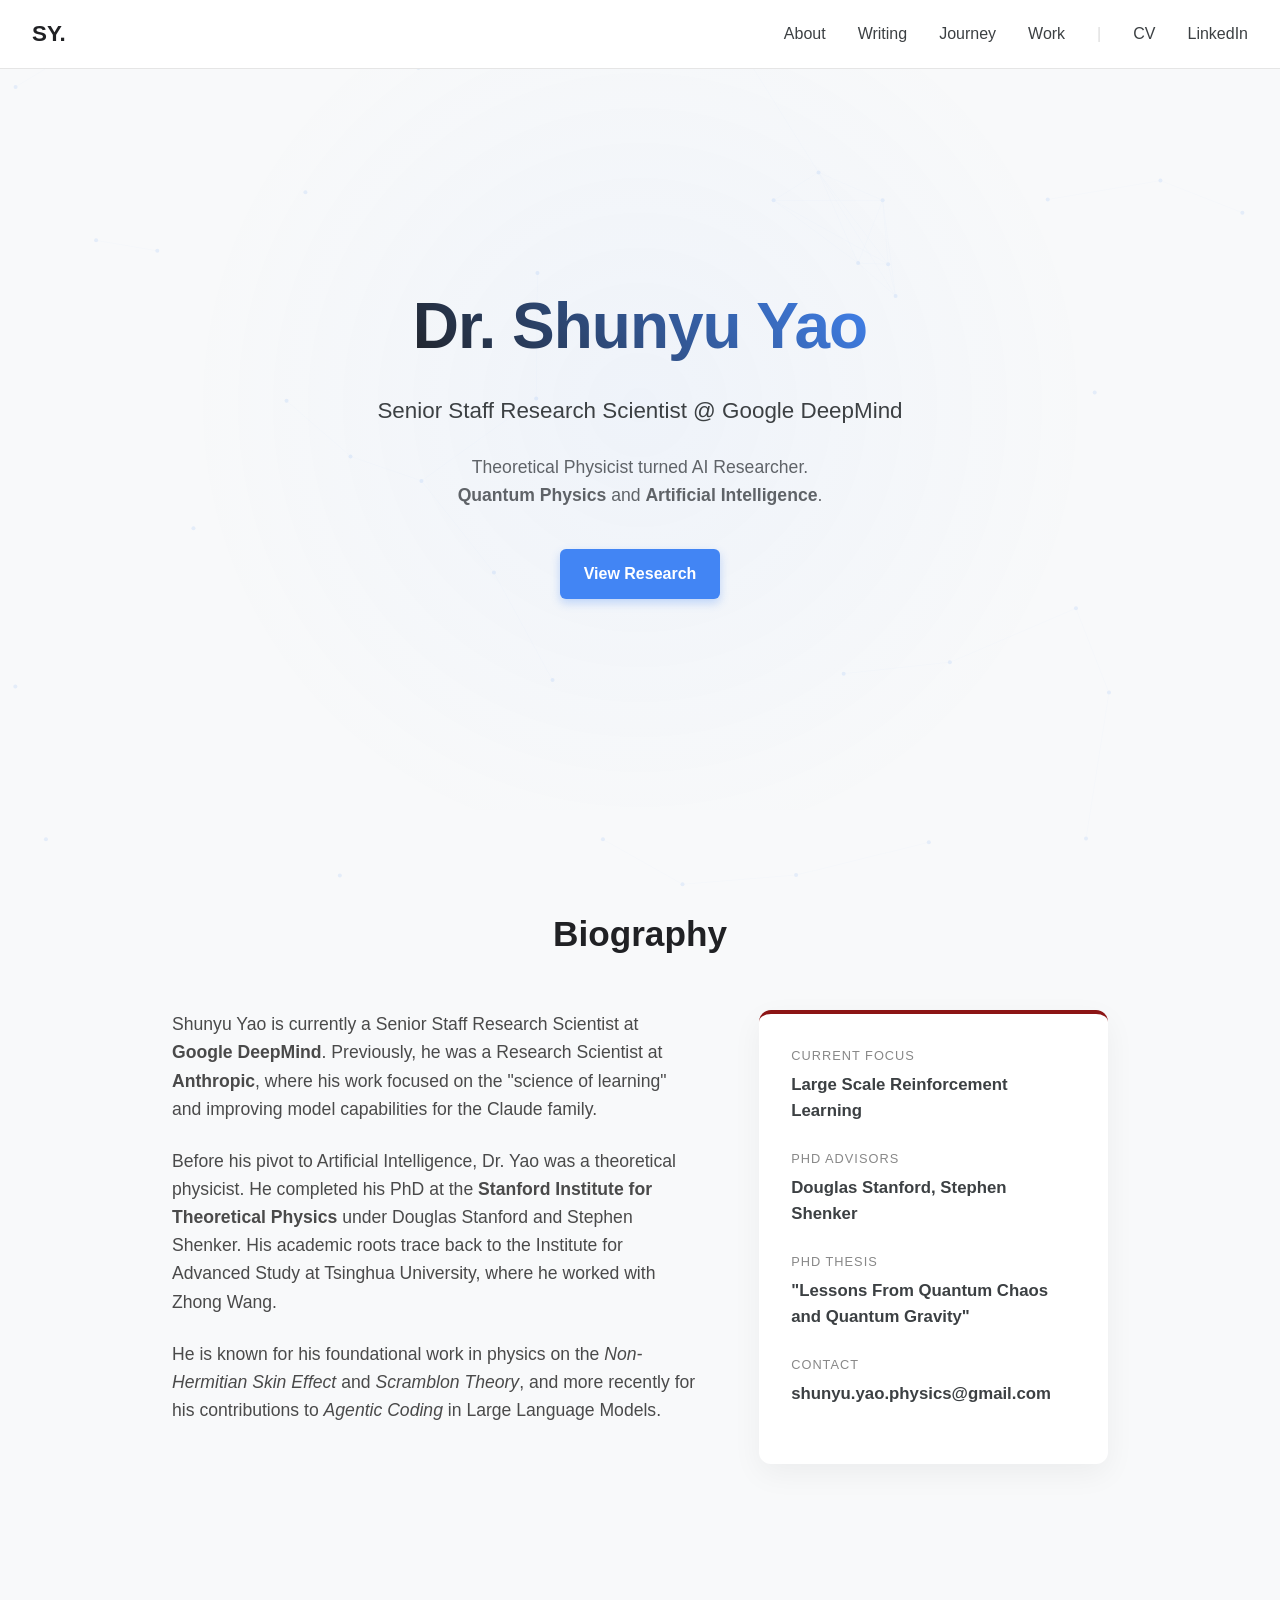
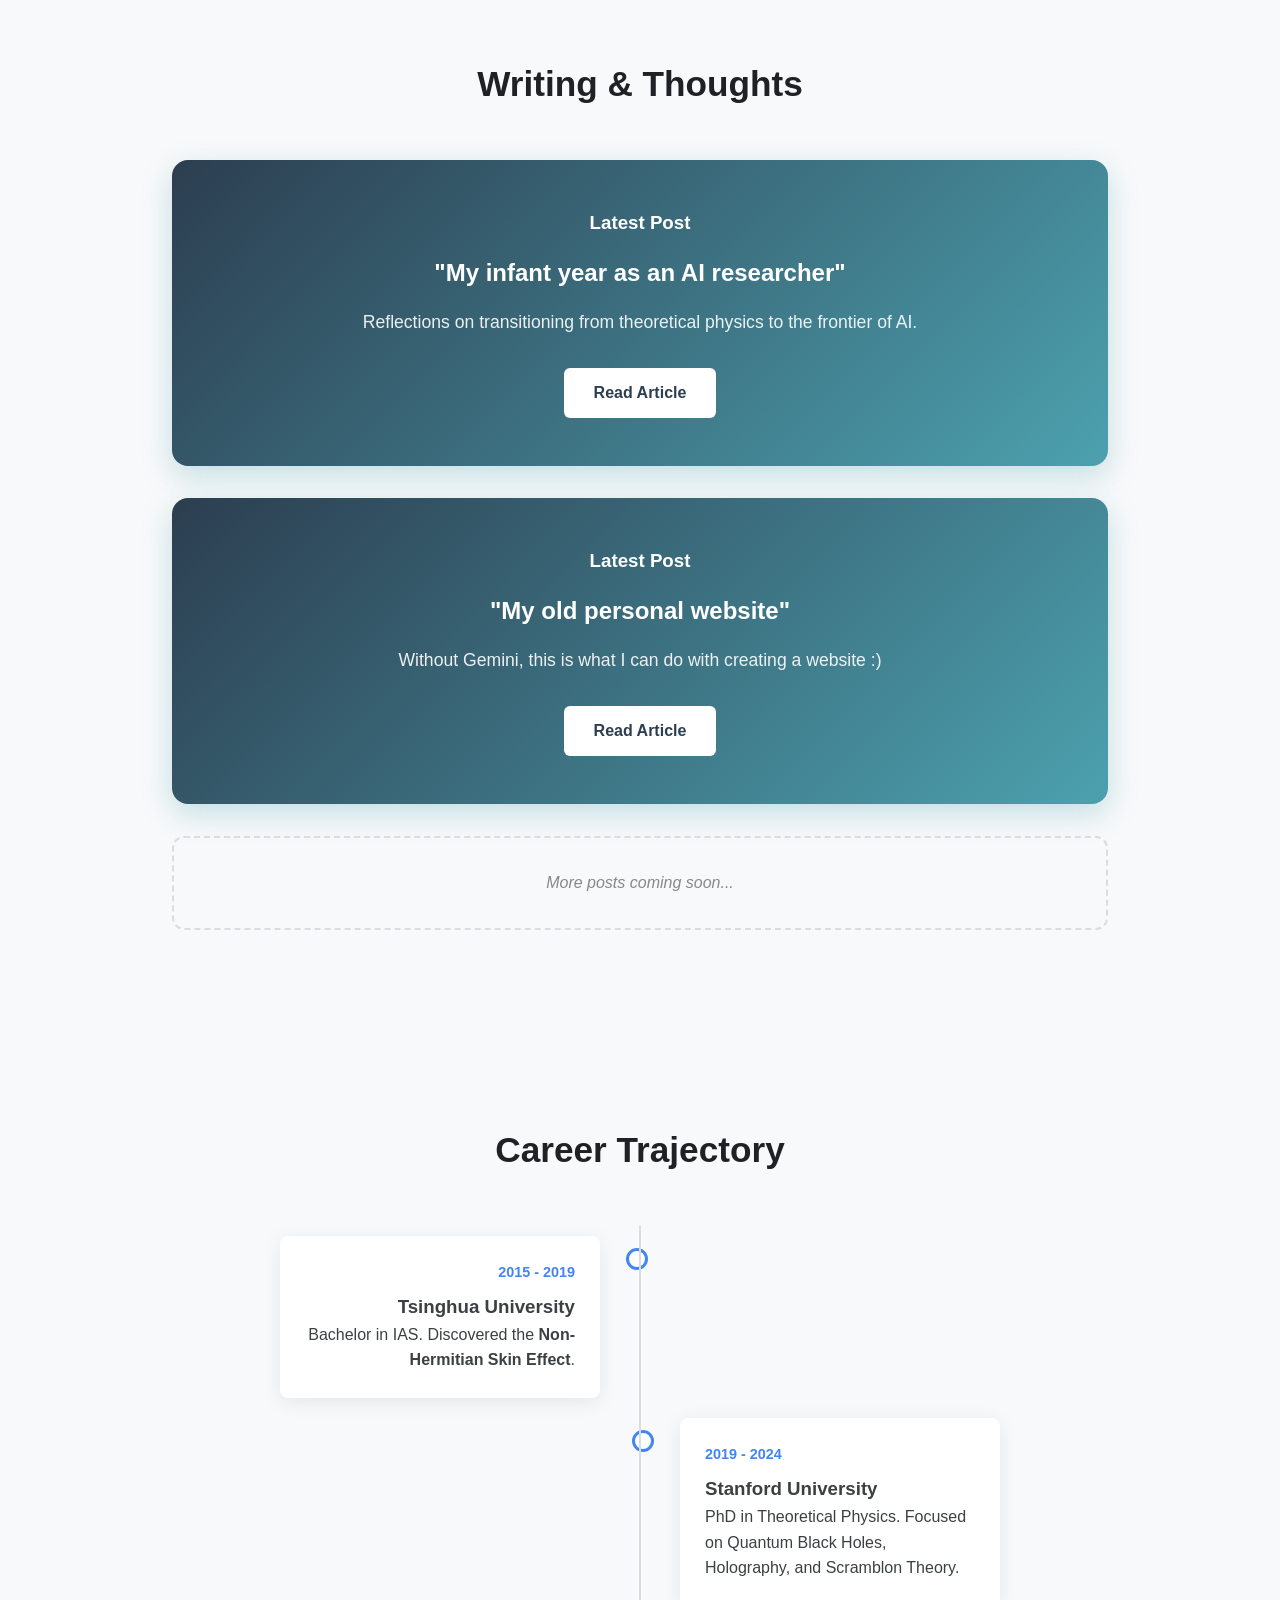
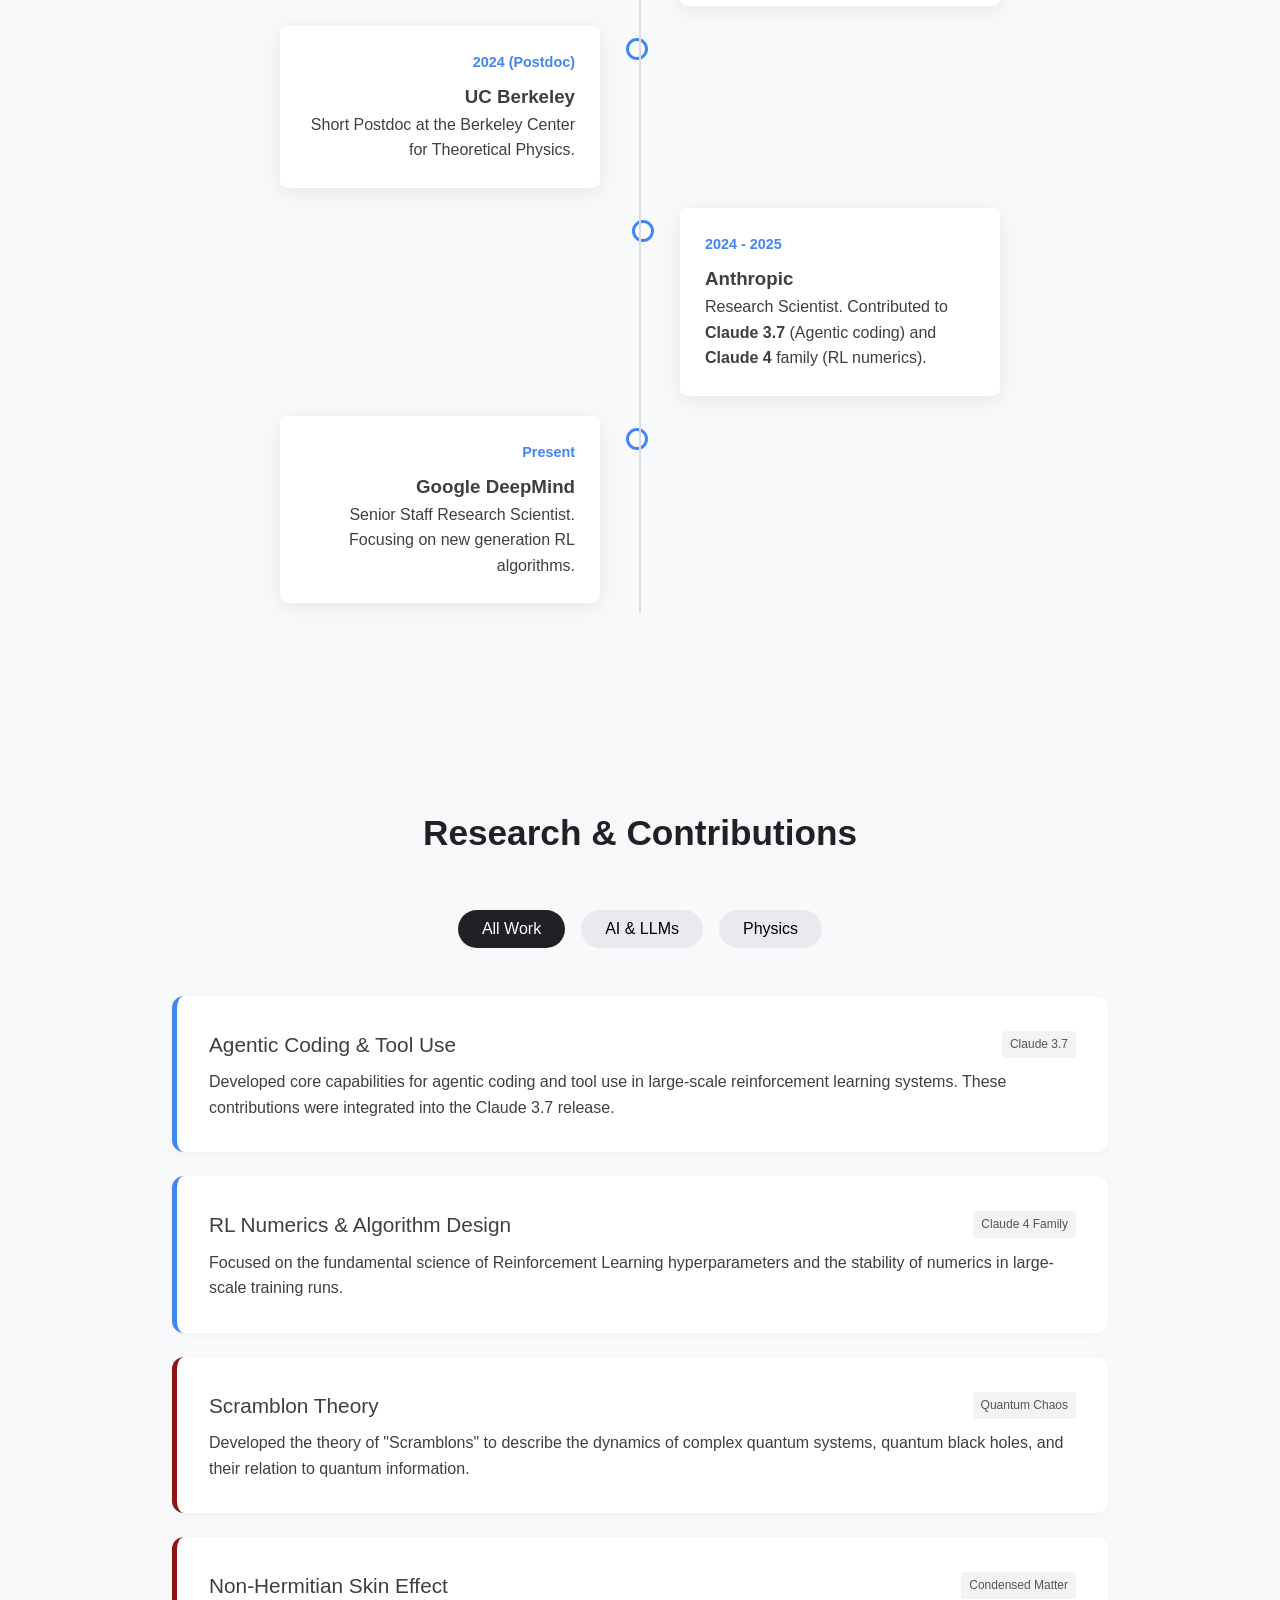
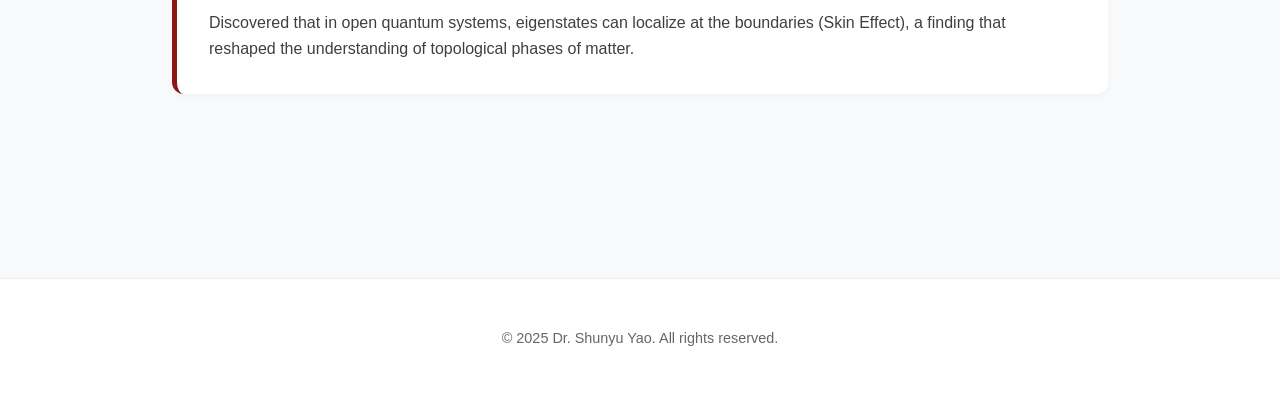
<file: index.html>
<!DOCTYPE html>
<html lang="en">
<head>
    <meta charset="UTF-8">
    <meta name="viewport" content="width=device-width, initial-scale=1.0">
    <title>Dr. Shunyu Yao | Physicist & AI Researcher</title>
    <style>
        :root {
            /* DeepMind/Google inspired palette mixed with Stanford Red */
            --primary: #202124;
            --accent: #4285F4; 
            --stanford-red: #8C1515; 
            --text: #3c4043;
            --bg: #f8f9fa;
            --card-bg: #ffffff;
            --timeline-line: #dadce0;
        }

        * {
            box-sizing: border-box;
            margin: 0;
            padding: 0;
        }

        html {
            scroll-behavior: smooth;
        }

        body {
            font-family: -apple-system, BlinkMacSystemFont, 'Segoe UI', Roboto, Oxygen, Ubuntu, Cantarell, sans-serif;
            line-height: 1.6;
            color: var(--text);
            background-color: var(--bg);
            overflow-x: hidden;
        }

        /* Canvas Background */
        #quantum-canvas {
            position: fixed;
            top: 0;
            left: 0;
            width: 100%;
            height: 100%;
            z-index: -1;
            opacity: 0.1;
            pointer-events: none;
        }

        /* Navigation */
        nav {
            background: rgba(255, 255, 255, 0.95);
            backdrop-filter: blur(10px);
            position: fixed;
            top: 0;
            width: 100%;
            z-index: 1000;
            border-bottom: 1px solid rgba(0,0,0,0.1);
            padding: 1rem 2rem;
            display: flex;
            justify-content: space-between;
            align-items: center;
        }

        .logo {
            font-size: 1.4rem;
            font-weight: 700;
            color: var(--primary);
            text-decoration: none;
        }

        .nav-links {
            display: flex;
            gap: 2rem;
            align-items: center;
        }

        .nav-links a {
            text-decoration: none;
            color: var(--text);
            font-weight: 500;
            transition: color 0.2s;
            font-size: 1rem;
        }

        .nav-links a:hover {
            color: var(--accent);
        }

        .nav-separator {
            color: #ddd;
            font-weight: 300;
        }

        /* Hero Section */
        header {
            min-height: 90vh;
            display: flex;
            flex-direction: column;
            justify-content: center;
            align-items: center;
            text-align: center;
            padding: 6rem 2rem 2rem;
            background: radial-gradient(circle at 50% 50%, rgba(66, 133, 244, 0.05) 0%, transparent 60%);
        }

        h1 {
            font-size: 4rem;
            letter-spacing: -1px;
            margin-bottom: 1rem;
            color: var(--primary);
            background: linear-gradient(45deg, var(--primary), var(--accent));
            -webkit-background-clip: text;
            -webkit-text-fill-color: transparent;
        }

        .subtitle {
            font-size: 1.4rem;
            color: var(--text);
            margin-bottom: 1.5rem;
            font-weight: 300;
        }

        .tagline {
            max-width: 650px;
            font-size: 1.1rem;
            color: #5f6368;
            margin-bottom: 2.5rem;
        }

        .hero-buttons {
            display: flex;
            gap: 1rem;
        }

        .btn {
            padding: 12px 24px;
            border-radius: 6px;
            text-decoration: none;
            font-weight: 600;
            transition: transform 0.2s;
            display: inline-block;
        }

        .btn-primary {
            background: var(--accent);
            color: white;
            box-shadow: 0 4px 10px rgba(66, 133, 244, 0.3);
        }

        .btn:hover {
            transform: translateY(-2px);
        }

        /* Section Styles */
        section {
            padding: 6rem 2rem;
            max-width: 1000px;
            margin: 0 auto;
        }

        h2 {
            font-size: 2.2rem;
            margin-bottom: 3rem;
            text-align: center;
            color: var(--primary);
        }

        /* About Grid */
        .about-grid {
            display: grid;
            grid-template-columns: 1.2fr 0.8fr;
            gap: 4rem;
            align-items: start;
        }

        .bio-text p {
            margin-bottom: 1.5rem;
            font-size: 1.1rem;
            color: #4a4a4a;
        }

        .info-card {
            background: white;
            padding: 2rem;
            border-radius: 12px;
            box-shadow: 0 10px 30px rgba(0,0,0,0.05);
            border-top: 4px solid var(--stanford-red);
        }

        .info-item {
            margin-bottom: 1.5rem;
        }
        
        .info-label {
            font-size: 0.8rem;
            text-transform: uppercase;
            letter-spacing: 1px;
            color: #888;
            margin-bottom: 0.3rem;
        }

        .info-value {
            font-weight: 600;
            font-size: 1.05rem;
        }

        /* Timeline */
        .timeline {
            position: relative;
            max-width: 800px;
            margin: 0 auto;
        }

        .timeline::after {
            content: '';
            position: absolute;
            width: 2px;
            background-color: var(--timeline-line);
            top: 0;
            bottom: 0;
            left: 50%;
            margin-left: -1px;
        }

        .timeline-item {
            padding: 10px 40px;
            position: relative;
            width: 50%;
            opacity: 0;
            transform: translateY(20px);
            transition: all 0.6s ease;
        }

        .timeline-item.visible { opacity: 1; transform: translateY(0); }
        .timeline-item.left { left: 0; text-align: right; }
        .timeline-item.right { left: 50%; }

        .timeline-item::after {
            content: '';
            position: absolute;
            width: 16px;
            height: 16px;
            right: -8px;
            background-color: white;
            border: 3px solid var(--accent);
            top: 22px;
            border-radius: 50%;
            z-index: 1;
        }

        .timeline-item.right::after { left: -8px; }

        .timeline-content {
            padding: 25px;
            background-color: white;
            border-radius: 8px;
            box-shadow: 0 4px 20px rgba(0,0,0,0.08);
        }

        .role-date {
            color: var(--accent);
            font-weight: 600;
            font-size: 0.9rem;
            margin-bottom: 0.5rem;
            display: block;
        }

        /* Research Tabs */
        .research-tabs {
            display: flex;
            justify-content: center;
            gap: 1rem;
            margin-bottom: 3rem;
        }

        .tab-btn {
            padding: 10px 24px;
            border: none;
            background: #e8eaed;
            border-radius: 20px;
            cursor: pointer;
            font-size: 1rem;
            font-weight: 500;
            transition: all 0.3s;
        }

        .tab-btn.active {
            background: var(--primary);
            color: white;
        }

        .project-card {
            background: white;
            padding: 2rem;
            margin-bottom: 1.5rem;
            border-radius: 12px;
            box-shadow: 0 2px 10px rgba(0,0,0,0.03);
            display: none;
            animation: fadeIn 0.4s ease;
            border-left: 5px solid transparent;
        }

        .project-card[data-type="ai"] { border-color: var(--accent); }
        .project-card[data-type="physics"] { border-color: var(--stanford-red); }

        .project-card.show { display: block; }

        .project-title {
            font-size: 1.3rem;
            margin-bottom: 0.5rem;
            display: flex;
            justify-content: space-between;
            align-items: center;
        }

        .tech-tag {
            font-size: 0.75rem;
            padding: 4px 8px;
            background: #f1f3f4;
            border-radius: 4px;
            color: #555;
        }

        /* Writing Section Styles */
        .blog-container {
            display: grid;
            grid-template-columns: 1fr;
            gap: 2rem;
        }

        .latest-post-feature {
            background: linear-gradient(135deg, #2c3e50, #4ca1af);
            color: white;
            padding: 3rem;
            border-radius: 16px;
            text-align: center;
            box-shadow: 0 10px 30px rgba(76, 161, 175, 0.3);
            transition: transform 0.3s;
        }
        
        .latest-post-feature:hover {
            transform: translateY(-5px);
        }

        .blog-placeholder {
            padding: 2rem;
            border: 2px dashed #dadce0;
            border-radius: 12px;
            text-align: center;
            color: #888;
            font-style: italic;
        }

        @keyframes fadeIn {
            from { opacity: 0; transform: translateY(10px); }
            to { opacity: 1; transform: translateY(0); }
        }

        footer {
            text-align: center;
            padding: 3rem;
            color: #666;
            font-size: 0.9rem;
            background: white;
            margin-top: 4rem;
            border-top: 1px solid #eee;
        }

        @media screen and (max-width: 768px) {
            .timeline::after { left: 31px; }
            .timeline-item { width: 100%; padding-left: 70px; padding-right: 20px; }
            .timeline-item::after { left: 23px; }
            .timeline-item.left { text-align: left; }
            .about-grid { grid-template-columns: 1fr; }
            h1 { font-size: 2.5rem; }
            .nav-links { gap: 1.2rem; font-size: 0.9rem; }
        }
    </style>
</head>
<body>

    <canvas id="quantum-canvas"></canvas>

    <nav>
        <a href="#" class="logo">SY.</a>
        <div class="nav-links">
            <a href="#about">About</a>
            <a href="#writing">Writing</a>
            <a href="#timeline">Journey</a>
            <a href="#research">Work</a>
            <span class="nav-separator">|</span>
            <a href="Shunyu_Yao_CV.pdf" target="Shunyu_Yao_CV.pdf">CV</a>
            <a href="https://www.linkedin.com/in/shunyu-yao-204158285/" target="https://www.linkedin.com/in/shunyu-yao-204158285/">LinkedIn</a>
        </div>
    </nav>

    <header>
        <h1>Dr. Shunyu Yao</h1>
        <div class="subtitle">Senior Staff Research Scientist @ Google DeepMind</div>
        <p class="tagline">
            Theoretical Physicist turned AI Researcher.<br>
            <strong>Quantum Physics</strong> and <strong>Artificial Intelligence</strong>.
        </p>
        <div class="hero-buttons">
            <a href="#research" class="btn btn-primary">View Research</a>
        </div>
    </header>

    <section id="about">
        <h2>Biography</h2>
        <div class="about-grid">
            <div class="bio-text">
                <p>
                    Shunyu Yao is currently a Senior Staff Research Scientist at <strong>Google DeepMind</strong>. Previously, he was a Research Scientist at <strong>Anthropic</strong>, where his work focused on the "science of learning" and improving model capabilities for the Claude family.
                </p>
                <p>
                    Before his pivot to Artificial Intelligence, Dr. Yao was a theoretical physicist. He completed his PhD at the <strong>Stanford Institute for Theoretical Physics</strong> under Douglas Stanford and Stephen Shenker. His academic roots trace back to the Institute for Advanced Study at Tsinghua University, where he worked with Zhong Wang.
                </p>
                <p>
                    He is known for his foundational work in physics on the <em>Non-Hermitian Skin Effect</em> and <em>Scramblon Theory</em>, and more recently for his contributions to <em>Agentic Coding</em> in Large Language Models.
                </p>
            </div>
            <div class="info-card">
                <div class="info-item">
                    <div class="info-label">Current Focus</div>
                    <div class="info-value">Large Scale Reinforcement Learning</div>
                </div>
                <div class="info-item">
                    <div class="info-label">PhD Advisors</div>
                    <div class="info-value">Douglas Stanford, Stephen Shenker</div>
                </div>
                <div class="info-item">
                    <div class="info-label">PhD Thesis</div>
                    <div class="info-value">"Lessons From Quantum Chaos and Quantum Gravity"</div>
                </div>
                <div class="info-item">
                    <div class="info-label">Contact</div>
                    <div class="info-value">shunyu.yao.physics@gmail.com</div>
                </div>
            </div>
        </div>
    </section>

    <section id="writing">
        <h2>Writing & Thoughts</h2>
        <div class="blog-container">
            <div class="latest-post-feature">
                <h3 style="margin-bottom: 1rem;">Latest Post</h3>
                <p style="font-size: 1.5rem; font-weight: 600; margin-bottom: 1rem;">"My infant year as an AI researcher"</p>
                <p style="font-size: 1.1rem; opacity: 0.9; margin-bottom: 2rem;">Reflections on transitioning from theoretical physics to the frontier of AI.</p>
                <a href="posts/2025-10-06.html" class="btn" style="background: white; color: #2c3e50; padding: 12px 30px;">Read Article</a>
            </div>

            <div class="latest-post-feature">
                <h3 style="margin-bottom: 1rem;">Latest Post</h3>
                <p style="font-size: 1.5rem; font-weight: 600; margin-bottom: 1rem;">"My old personal website"</p>
                <p style="font-size: 1.1rem; opacity: 0.9; margin-bottom: 2rem;">Without Gemini, this is what I can do with creating a website :)</p>
                <a href="posts/2025-11-18.html" class="btn" style="background: white; color: #2c3e50; padding: 12px 30px;">Read Article</a>
            </div>

            <div class="blog-placeholder">
                More posts coming soon...
            </div>
        </div>
    </section>

    <section id="timeline">
        <h2>Career Trajectory</h2>
        <div class="timeline">
            <div class="timeline-item left">
                <div class="timeline-content">
                    <span class="role-date">2015 - 2019</span>
                    <h3>Tsinghua University</h3>
                    <p>Bachelor in IAS. Discovered the <strong>Non-Hermitian Skin Effect</strong>.</p>
                </div>
            </div>
            <div class="timeline-item right">
                <div class="timeline-content">
                    <span class="role-date">2019 - 2024</span>
                    <h3>Stanford University</h3>
                    <p>PhD in Theoretical Physics. Focused on Quantum Black Holes, Holography, and Scramblon Theory.</p>
                </div>
            </div>
            <div class="timeline-item left">
                <div class="timeline-content">
                    <span class="role-date">2024 (Postdoc)</span>
                    <h3>UC Berkeley</h3>
                    <p>Short Postdoc at the Berkeley Center for Theoretical Physics.</p>
                </div>
            </div>
            <div class="timeline-item right">
                <div class="timeline-content">
                    <span class="role-date">2024 - 2025</span>
                    <h3>Anthropic</h3>
                    <p>Research Scientist. Contributed to <strong>Claude 3.7</strong> (Agentic coding) and <strong>Claude 4</strong> family (RL numerics).</p>
                </div>
            </div>
            <div class="timeline-item left">
                <div class="timeline-content">
                    <span class="role-date">Present</span>
                    <h3>Google DeepMind</h3>
                    <p>Senior Staff Research Scientist. Focusing on new generation RL algorithms.</p>
                </div>
            </div>
        </div>
    </section>

    <section id="research">
        <h2>Research & Contributions</h2>
        
        <div class="research-tabs">
            <button class="tab-btn active" onclick="filterProjects('all')">All Work</button>
            <button class="tab-btn" onclick="filterProjects('ai')">AI & LLMs</button>
            <button class="tab-btn" onclick="filterProjects('physics')">Physics</button>
        </div>

        <div id="projects-container">
            <div class="project-card show" data-type="ai">
                <div class="project-title">
                    Agentic Coding & Tool Use <span class="tech-tag">Claude 3.7</span>
                </div>
                <p>Developed core capabilities for agentic coding and tool use in large-scale reinforcement learning systems. These contributions were integrated into the Claude 3.7 release.</p>
            </div>

            <div class="project-card show" data-type="ai">
                <div class="project-title">
                    RL Numerics & Algorithm Design <span class="tech-tag">Claude 4 Family</span>
                </div>
                <p>Focused on the fundamental science of Reinforcement Learning hyperparameters and the stability of numerics in large-scale training runs.</p>
            </div>

            <div class="project-card show" data-type="physics">
                <div class="project-title">
                    Scramblon Theory <span class="tech-tag">Quantum Chaos</span>
                </div>
                <p>Developed the theory of "Scramblons" to describe the dynamics of complex quantum systems, quantum black holes, and their relation to quantum information.</p>
            </div>

            <div class="project-card show" data-type="physics">
                <div class="project-title">
                    Non-Hermitian Skin Effect <span class="tech-tag">Condensed Matter</span>
                </div>
                <p>Discovered that in open quantum systems, eigenstates can localize at the boundaries (Skin Effect), a finding that reshaped the understanding of topological phases of matter.</p>
            </div>
        </div>
    </section>

    <footer>
        <p>© 2025 Dr. Shunyu Yao. All rights reserved.</p>
    </footer>

    <script>
        // Timeline Animation
        const observer = new IntersectionObserver((entries) => {
            entries.forEach(entry => {
                if (entry.isIntersecting) {
                    entry.target.classList.add('visible');
                }
            });
        }, { threshold: 0.15 });

        document.querySelectorAll('.timeline-item').forEach(el => observer.observe(el));

        // Research Filter
        function filterProjects(type) {
            const cards = document.querySelectorAll('.project-card');
            const buttons = document.querySelectorAll('.tab-btn');
            
            buttons.forEach(btn => btn.classList.remove('active'));
            event.target.classList.add('active');

            cards.forEach(card => {
                if (type === 'all' || card.getAttribute('data-type') === type) {
                    card.style.display = 'block';
                    setTimeout(() => card.style.opacity = 1, 50);
                } else {
                    card.style.display = 'none';
                    card.style.opacity = 0;
                }
            });
        }

        // Background Particles (Subtle Neural/Quantum Network)
        const canvas = document.getElementById('quantum-canvas');
        const ctx = canvas.getContext('2d');
        let w, h, particles = [];

        function resize() {
            w = canvas.width = window.innerWidth;
            h = canvas.height = window.innerHeight;
        }

        class Particle {
            constructor() {
                this.x = Math.random() * w;
                this.y = Math.random() * h;
                this.vx = (Math.random() - 0.5) * 0.3;
                this.vy = (Math.random() - 0.5) * 0.3;
            }
            update() {
                this.x += this.vx;
                this.y += this.vy;
                if(this.x < 0 || this.x > w) this.vx *= -1;
                if(this.y < 0 || this.y > h) this.vy *= -1;
            }
        }

        function init() {
            particles = new Array(40).fill().map(() => new Particle());
        }

        function animate() {
            ctx.clearRect(0, 0, w, h);
            ctx.fillStyle = '#4285F4';
            ctx.strokeStyle = 'rgba(66, 133, 244, 0.15)';
            
            particles.forEach((p, i) => {
                p.update();
                ctx.beginPath();
                ctx.arc(p.x, p.y, 2, 0, Math.PI * 2);
                ctx.fill();
                
                // Connect particles
                for(let j=i+1; j<particles.length; j++) {
                    const p2 = particles[j];
                    const d = Math.hypot(p.x - p2.x, p.y - p2.y);
                    if(d < 150) {
                        ctx.beginPath();
                        ctx.moveTo(p.x, p.y);
                        ctx.lineTo(p2.x, p2.y);
                        ctx.stroke();
                    }
                }
            });
            requestAnimationFrame(animate);
        }

        window.addEventListener('resize', resize);
        resize();
        init();
        animate();
    </script>
</body>
</html>
</file>
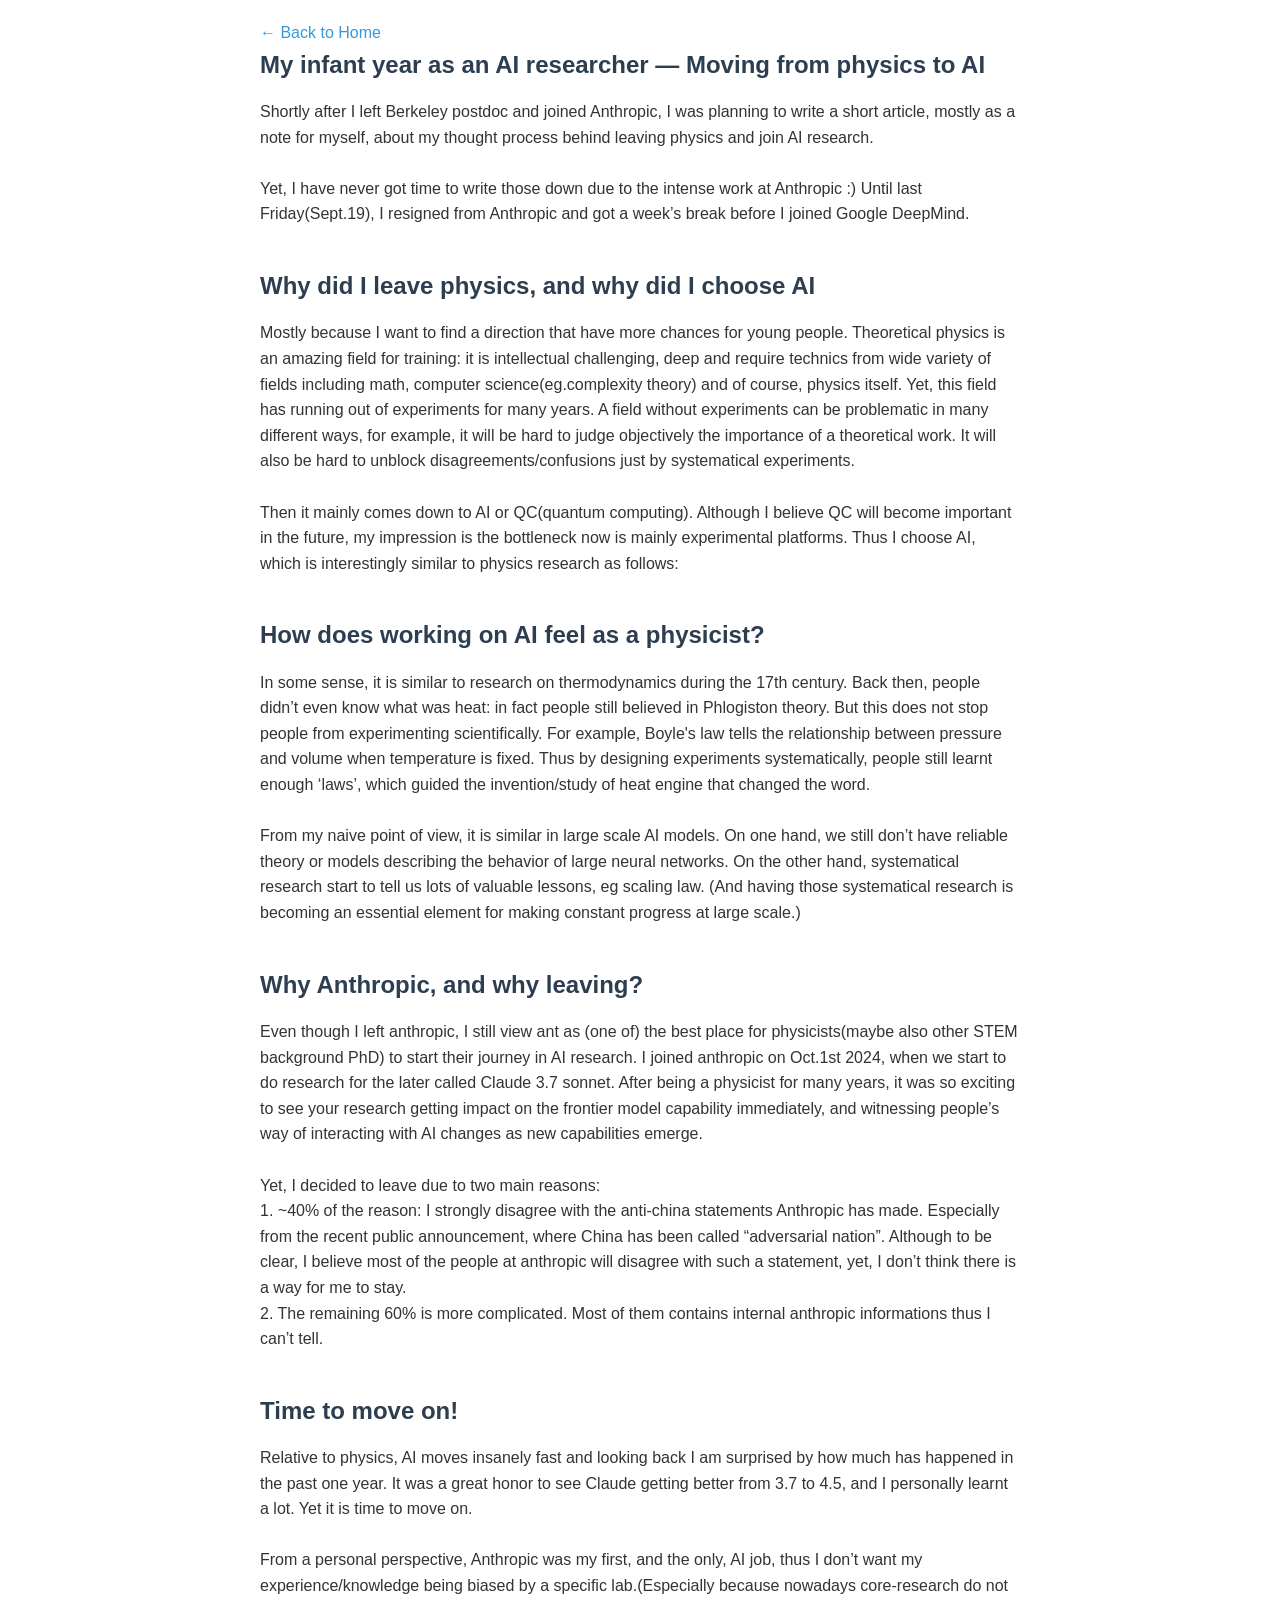
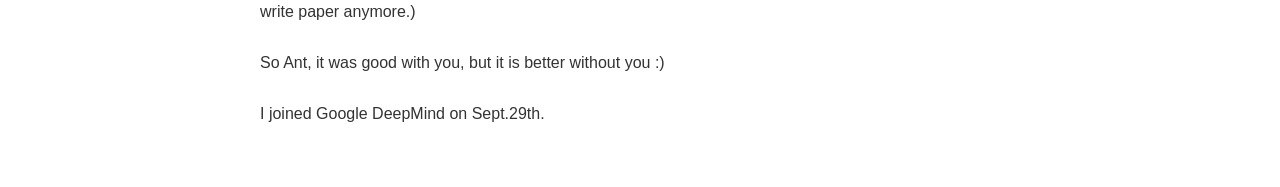
<file: posts/2025-10-06.html>
<!-- /posts/2025-10-06.html -->
<!doctype html>
<html lang="en">
<head>
  <meta charset="utf-8" />
  <title>My infant year as an AI researcher — Moving from physics to AI</title>
  <link rel="stylesheet" href="../style.css" />
</head>
<body>
  <nav><a href="../index.html">← Back to Home</a></nav>
  <article>
        <section id="about">
            <h2>My infant year as an AI researcher — Moving from physics to AI</h2>
            <p>Shortly after I left Berkeley postdoc and joined Anthropic, I was planning to write a short article, mostly as a note for myself, about my thought process behind leaving physics and join AI research. </p>
            <p><br></p>
            <p>Yet, I have never got time to write those down due to the intense work at Anthropic :) Until last Friday(Sept.19), I resigned from Anthropic and got a week’s break before I joined Google DeepMind. </p>
        </section>
     <section id="about">
            <h2>Why did I leave physics, and why did I choose AI</h2>
            <p>Mostly because I want to find a direction that have more chances for young people. Theoretical physics is an amazing field for training: it is intellectual challenging, deep and require technics from wide variety of fields including math, computer science(eg.complexity theory) and of course, physics itself. Yet, this field has running out of experiments for many years. A field without experiments can be problematic in many different ways, for example, it will be hard to judge objectively the importance of a theoretical work. It will also be hard to unblock disagreements/confusions just by systematical experiments.  </p>
            <p><br></p>
            <p>Then it mainly comes down to AI or QC(quantum computing). Although I believe QC will become important in the future, my impression is the bottleneck now is mainly experimental platforms. Thus I choose AI, which is interestingly similar to physics research as follows: </p>
        </section>
         <section id="about">
            <h2>How does working on AI feel as a physicist?</h2>
            <p>In some sense, it is similar to research on thermodynamics during the 17th century. Back then, people didn’t even know what was heat: in fact people still believed in Phlogiston theory. But this does not stop people from experimenting scientifically. For example, Boyle's law tells the relationship between pressure and volume when temperature is fixed. Thus by designing experiments systematically, people still learnt enough ‘laws’, which guided the invention/study of heat engine that changed the word. </p>
            <p><br></p>
            <p>From my naive point of view, it is similar in large scale AI models. On one hand, we still don’t have reliable theory or models describing the behavior of large neural networks. On the other hand, systematical research start to tell us lots of valuable lessons, eg scaling law. (And having those systematical research is becoming an essential element for making constant progress at large scale.) </p>
        </section>
             <section id="about">
            <h2>Why Anthropic, and why leaving?</h2>
            <p>Even though I left anthropic, I still view ant as (one of) the best place for physicists(maybe also other STEM background PhD) to start their journey in AI research. I joined anthropic on Oct.1st 2024, when we start to do research for the later called Claude 3.7 sonnet. After being a physicist for many years, it was so exciting to see your research getting impact on the frontier model capability immediately, and witnessing people’s way of interacting with AI changes as new capabilities emerge.  </p>
            <p><br></p>
            <p>Yet, I decided to leave due to two main reasons: </p>
            <p>1. ~40% of the reason: I strongly disagree with the anti-china statements Anthropic has made. Especially from the recent public announcement, where China has been called “adversarial nation”. Although to be clear, I believe most of the people at anthropic will disagree with such a statement, yet, I don’t think there is a way for me to stay. </p>
            <p>2. The remaining 60% is more complicated. Most of them contains internal anthropic informations thus I can’t tell. </p>
        </section>
            </section>
             <section id="about">
            <h2>Time to move on!</h2>
            <p>Relative to physics, AI moves insanely fast and looking back I am surprised by how much has happened in the past one year. It was a great honor to see Claude getting better from 3.7 to 4.5, and I personally learnt a lot. Yet it is time to move on.  </p>
            <p><br></p>
            <p>From a personal perspective, Anthropic was my first, and the only, AI job, thus I don’t want my experience/knowledge being biased by a specific lab.(Especially because nowadays core-research do not write paper anymore.) </p>
            <p><br></p>
            <p>So Ant, it was good with you, but it is better without you :)</p>
            <p><br></p>
            <p>I joined Google DeepMind on Sept.29th. </p>
        </section>
  </article>
</body>
</html>
</file>
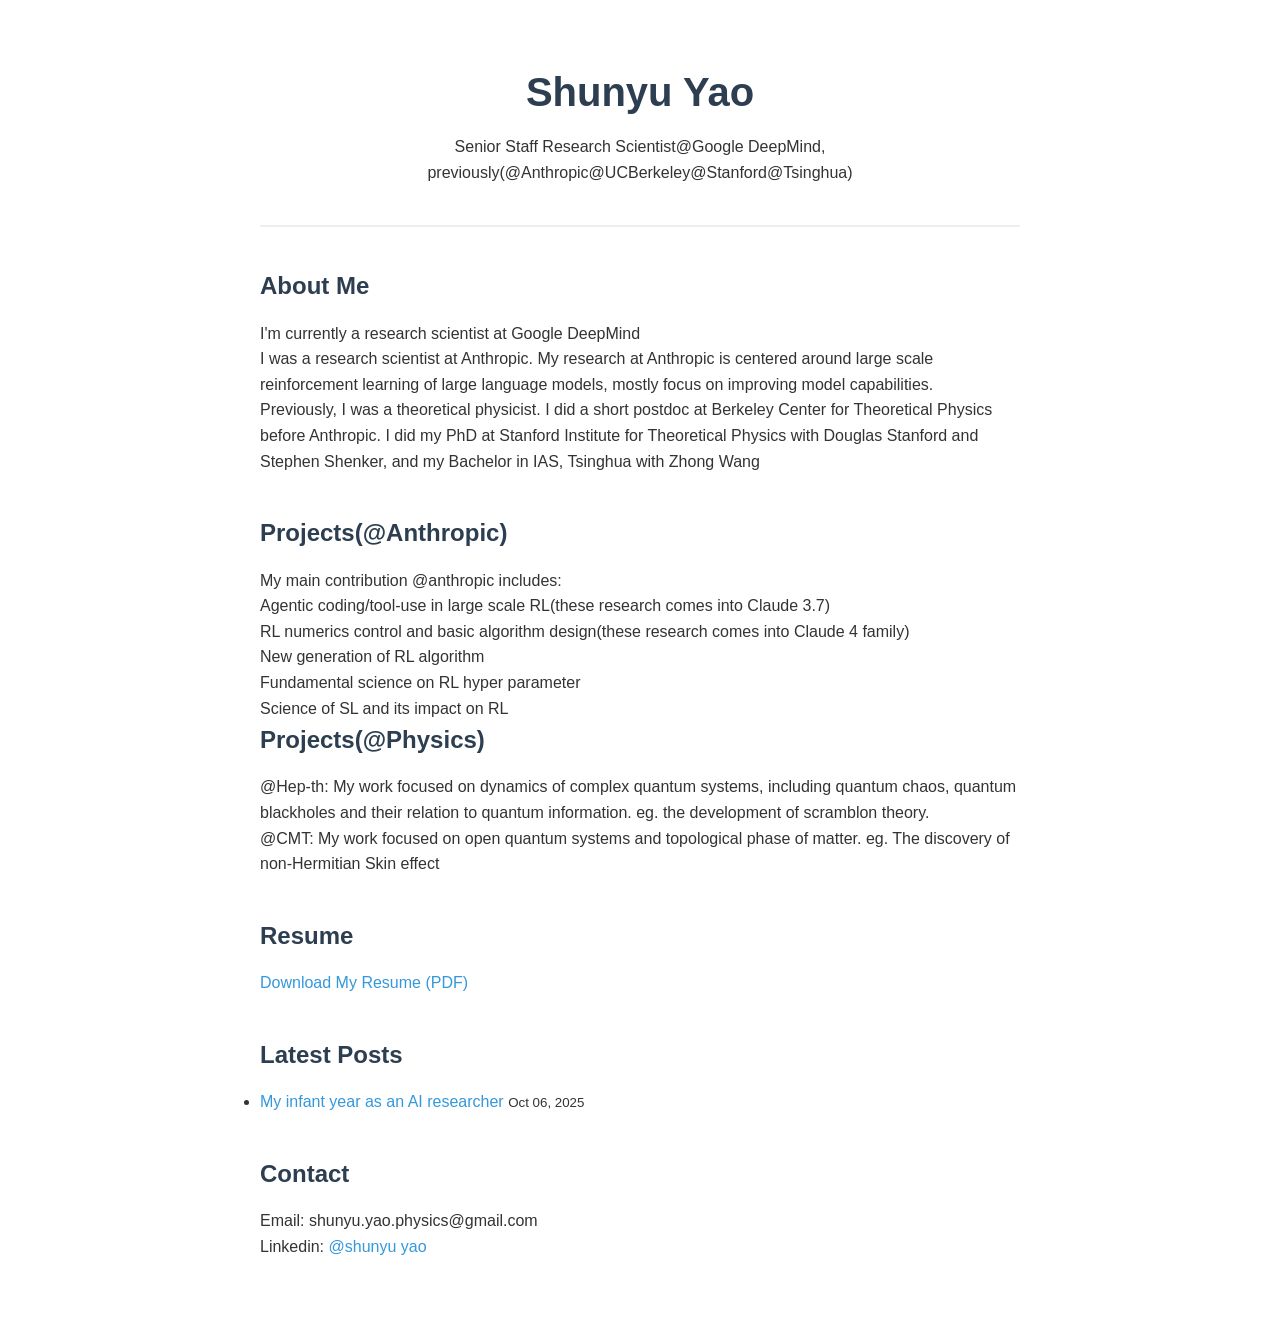
<file: posts/2025-11-18.html>
<!DOCTYPE html>
<html lang="en">
<head>
    <meta charset="UTF-8">
    <meta name="viewport" content="width=device-width, initial-scale=1.0">
    <title>Shunyu Yao - Personal Website</title>
    <link rel="stylesheet" href="../style.css">
</head>
<body>
    <header>
        <h1>Shunyu Yao</h1>
        <p>Senior Staff Research Scientist@Google DeepMind, previously(@Anthropic@UCBerkeley@Stanford@Tsinghua)</p>
    </header>
    
    <main>
        <section id="about">
            <h2>About Me</h2>
            <p>I'm currently a research scientist at Google DeepMind </p>
            <p>I was a research scientist at Anthropic. My research at Anthropic is centered around large scale reinforcement learning of large language models, mostly focus on improving model capabilities. </p>
            <p>Previously, I was a theoretical physicist. I did a short postdoc at Berkeley Center for Theoretical Physics before Anthropic. I did my PhD at Stanford Institute for Theoretical Physics with Douglas Stanford and Stephen Shenker, and my Bachelor in IAS, Tsinghua with Zhong Wang </p>
        </section>
        
        <section id="projects">
            <h2>Projects(@Anthropic)</h2>
            <p>My main contribution @anthropic includes:</p>
            <p>Agentic coding/tool-use in large scale RL(these research comes into Claude 3.7)</p>
            <p>RL numerics control and basic algorithm design(these research comes into Claude 4 family)</p>
            <p>New generation of RL algorithm</p>
            <p>Fundamental science on RL hyper parameter</p>
            <p>Science of SL and its impact on RL</p>
            <h2>Projects(@Physics)</h2>
            <p>@Hep-th: My work focused on dynamics of complex quantum systems, including quantum chaos, quantum blackholes and their relation to quantum information. eg. the development of scramblon theory.</p>
            <p>@CMT: My work focused on open quantum systems and topological phase of matter. eg. The discovery of non-Hermitian Skin effect</p>
        </section>


        <section id="resume">
            <h2>Resume</h2>
            <p><a href="../Shunyu_Yao_CV.pdf" download="Shunyu_Yao_CV.pdf">Download My Resume (PDF)</a></p>
        </section>

            <section id="blog">
  <h2>Latest Posts</h2>
  <ul>
    <li>
      <a href="2025-10-06.html">My infant year as an AI researcher</a>
      <small>Oct 06, 2025</small>
    </li>
  </ul>
    </section>
        
        <section id="contact">
            <h2>Contact</h2>
            <p>Email: shunyu.yao.physics@gmail.com</p>
            <p>Linkedin: <a href="https://www.linkedin.com/in/shunyu-yao-204158285/">@shunyu yao</a></p>
        </section>
    </main>
</body>
</html>
</file>
<file: style.css>
* {
    margin: 0;
    padding: 0;
    box-sizing: border-box;
}

body {
    font-family: -apple-system, BlinkMacSystemFont, 'Segoe UI', Roboto, sans-serif;
    line-height: 1.6;
    color: #333;
    max-width: 800px;
    margin: 0 auto;
    padding: 20px;
}

header {
    text-align: center;
    margin-bottom: 40px;
    padding: 40px 0;
    border-bottom: 2px solid #eee;
}

header h1 {
    font-size: 2.5em;
    margin-bottom: 10px;
    color: #2c3e50;
}

section {
    margin-bottom: 40px;
}

section h2 {
    color: #2c3e50;
    margin-bottom: 15px;
    font-size: 1.5em;
}

a {
    color: #3498db;
    text-decoration: none;
}

a:hover {
    text-decoration: underline;
}
</file>
